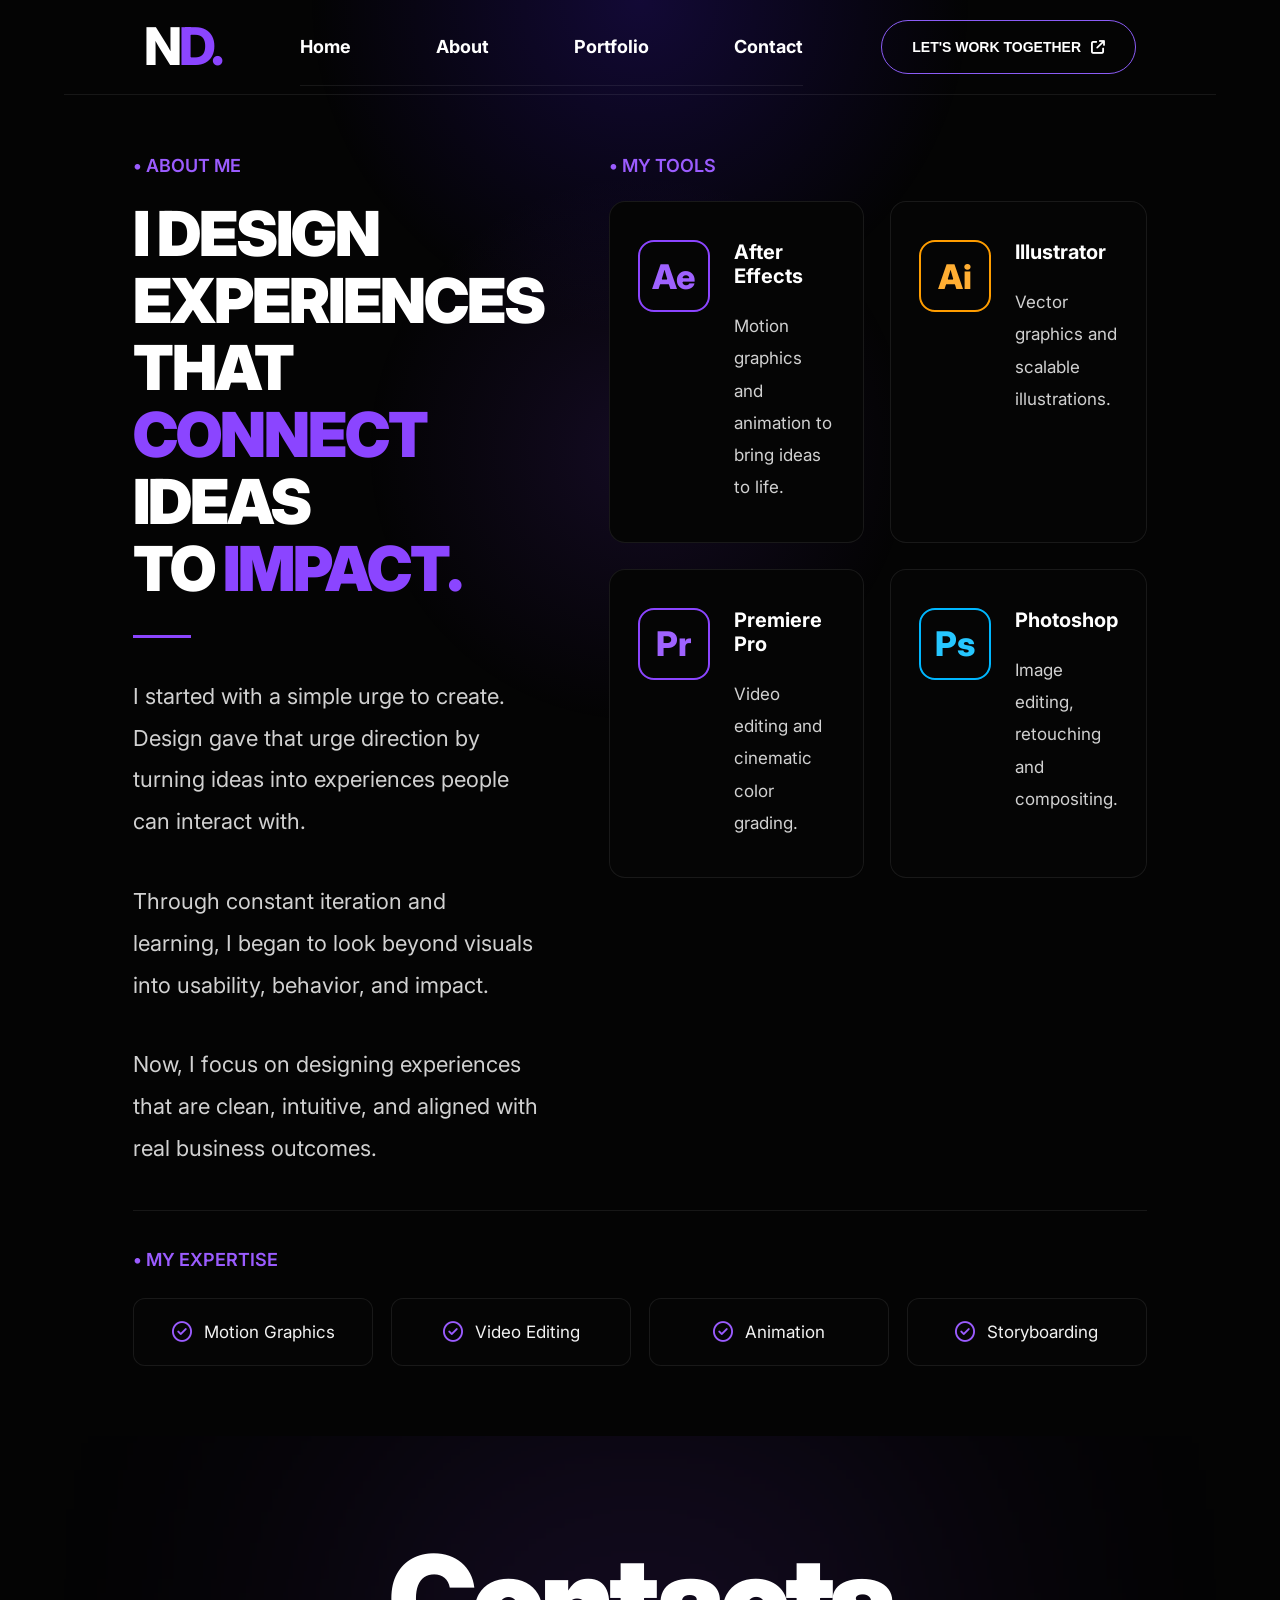
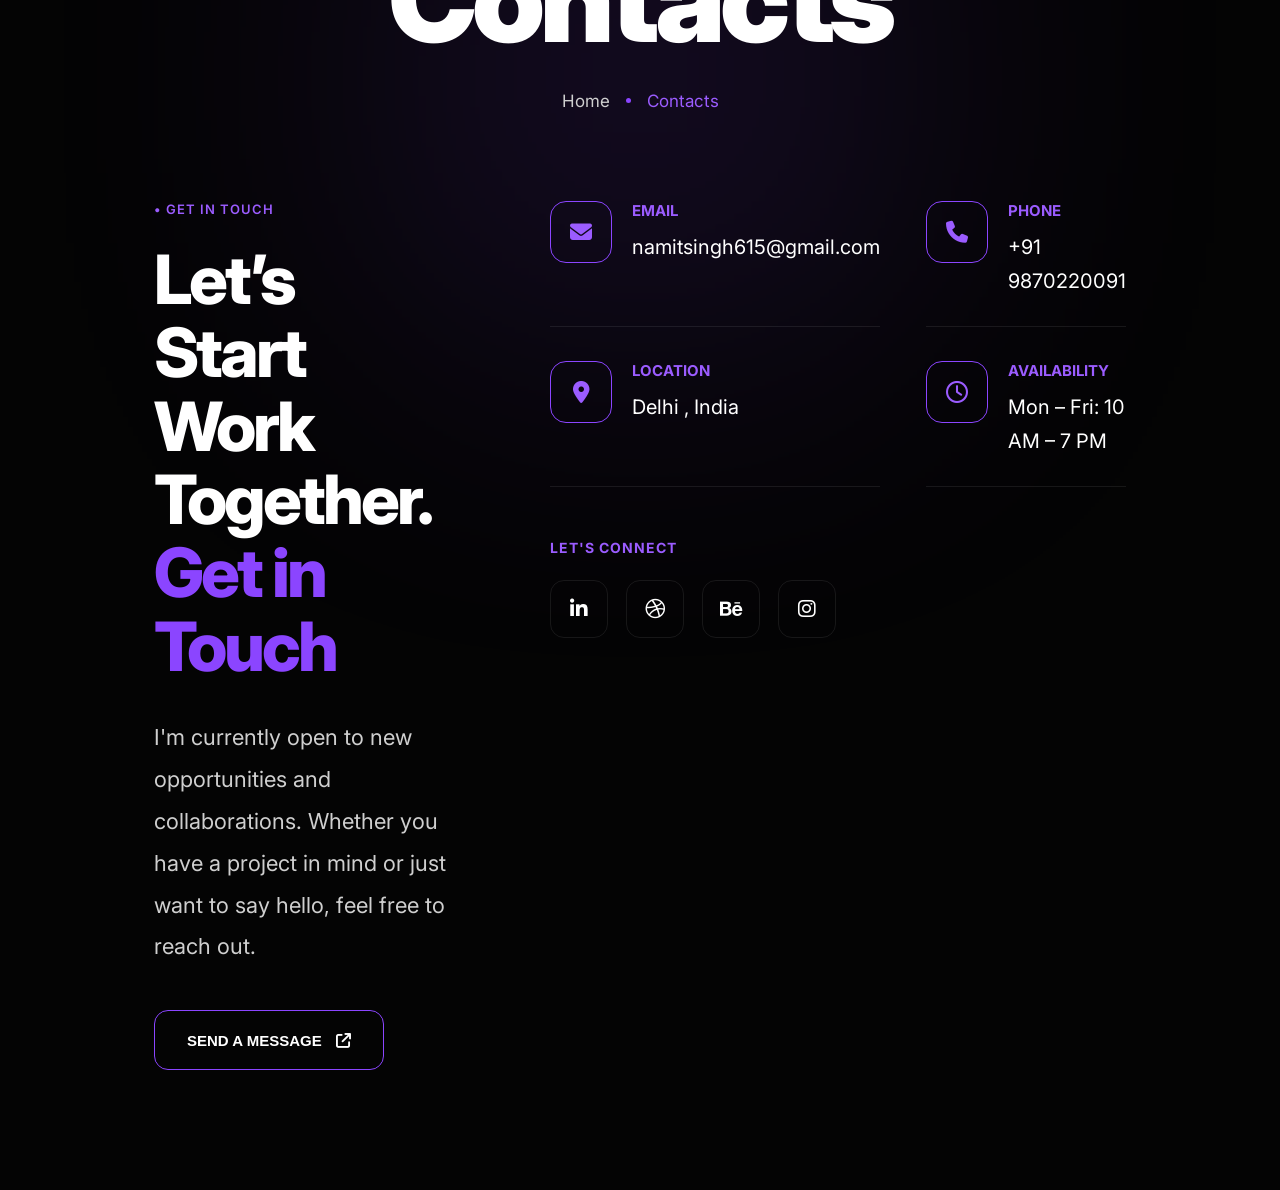
<file: index.html>
<!DOCTYPE html>
<html lang="en">

<head>
    <meta charset="UTF-8" />
    <meta name="viewport" content="width=device-width, initial-scale=1.0" />

    <title>ND Portfolio</title>

    <!-- GOOGLE FONT -->

    <link rel="preconnect" href="https://fonts.googleapis.com">
    <link rel="preconnect" href="https://fonts.gstatic.com" crossorigin>

    <link href="https://fonts.googleapis.com/css2?family=Inter:wght@300;400;500;600;700;800;900&display=swap"
        rel="stylesheet">

    <!-- FONT AWESOME -->

    <link rel="stylesheet" href="https://cdnjs.cloudflare.com/ajax/libs/font-awesome/6.5.1/css/all.min.css" />
    <link rel="stylesheet" href="CSS/Hero.css">

</head>

<body>

    <div class="container">

        <!-- NAVBAR -->

        <header class="navbar">

            <div class="logo">
                <span class="white">N</span><span class="purple">D.</span>
            </div>

            <nav>

                <a href="index.html">Home</a>

                <a href="About.html">About</a>

                <a href="Work.html">Portfolio</a>

                <a href="Contact.html">Contact</a>

            </nav>

            <button class="nav-btn">
                LET'S WORK TOGETHER
                <i class="fa-solid fa-arrow-up-right-from-square"></i>
            </button>

        </header>

        <!-- ABOUT -->

        <section class="about-section">

            <div class="about-left">

                <p class="section-tag">• ABOUT ME</p>

                <h1>
                    I DESIGN EXPERIENCES <br>
                    THAT <span>CONNECT</span> IDEAS <br>
                    TO <span>IMPACT.</span>
                </h1>

                <div class="line"></div>

                <div class="about-text">

                    <p>
                        I started with a simple urge to create. Design gave that
                        urge direction by turning ideas into experiences people can
                        interact with.
                    </p>

                    <p>
                        Through constant iteration and learning, I began to look
                        beyond visuals into usability, behavior, and impact.
                    </p>

                    <p>
                        Now, I focus on designing experiences that are clean,
                        intuitive, and aligned with real business outcomes.
                    </p>

                </div>

            </div>

            <!-- RIGHT -->

            <div class="about-right">

                <p class="section-tag">• MY TOOLS</p>

                <div class="tools-grid">

                    <div class="tool-card">
                        <div class="tool-icon purple-box">Ae</div>

                        <div class="tool-content">
                            <h3>After Effects</h3>
                            <p>Motion graphics and animation to bring ideas to life.</p>
                        </div>
                    </div>

                    <div class="tool-card">
                        <div class="tool-icon orange-box">Ai</div>

                        <div class="tool-content">
                            <h3>Illustrator</h3>
                            <p>Vector graphics and scalable illustrations.</p>
                        </div>
                    </div>

                    <div class="tool-card">
                        <div class="tool-icon purple-box">Pr</div>

                        <div class="tool-content">
                            <h3>Premiere Pro</h3>
                            <p>Video editing and cinematic color grading.</p>
                        </div>
                    </div>

                    <div class="tool-card">
                        <div class="tool-icon blue-box">Ps</div>

                        <div class="tool-content">
                            <h3>Photoshop</h3>
                            <p>Image editing, retouching and compositing.</p>
                        </div>
                    </div>

                </div>

            </div>

        </section>

        <!-- EXPERTISE -->

        <section class="expertise">

            <div class="expertise-line"></div>

            <p class="section-tag">• MY EXPERTISE</p>

            <div class="expertise-grid">

                <div class="expertise-box">
                    <i class="fa-regular fa-circle-check"></i>
                    <span>Motion Graphics</span>
                </div>

                <div class="expertise-box">
                    <i class="fa-regular fa-circle-check"></i>
                    <span>Video Editing</span>
                </div>

                <div class="expertise-box">
                    <i class="fa-regular fa-circle-check"></i>
                    <span>Animation</span>
                </div>

                <div class="expertise-box">
                    <i class="fa-regular fa-circle-check"></i>
                    <span>Storyboarding</span>
                </div>

            </div>

        </section>

        <section class="contact-section">

            <!-- GLOW -->

            <div class="contact-glow"></div>

            <!-- TOP -->

            <div class="top-content">

                <h1>Contacts</h1>

                <div class="breadcrumb">
                    <span>Home</span>
                    <div class="dot"></div>
                    <span class="active">Contacts</span>
                </div>

            </div>

            <!-- MAIN GRID -->

            <div class="contact-grid">

                <!-- LEFT -->

                <div class="left-side">

                    <p class="tag">• GET IN TOUCH</p>

                    <h2>
                        Let’s Start Work <br>
                        Together. <span>Get in Touch</span>
                    </h2>

                    <p class="description">
                        I'm currently open to new opportunities and collaborations.
                        Whether you have a project in mind or just want to say hello,
                        feel free to reach out.
                    </p>

                    <button class="message-btn">
                        SEND A MESSAGE
                        <i class="fa-solid fa-arrow-up-right-from-square"></i>
                    </button>

                </div>

                <!-- RIGHT -->

                <div class="right-side">

                    <div class="info-grid">

                        <!-- EMAIL -->

                        <div class="info-box">

                            <div class="icon-box">
                                <i class="fa-solid fa-envelope"></i>
                            </div>

                            <div class="info-content">
                                <h4>EMAIL</h4>
                                <p>namitsingh615@gmail.com</p>
                            </div>

                        </div>

                        <!-- PHONE -->

                        <div class="info-box">

                            <div class="icon-box">
                                <i class="fa-solid fa-phone"></i>
                            </div>

                            <div class="info-content">
                                <h4>PHONE</h4>
                                <p>+91 9870220091</p>
                            </div>

                        </div>

                        <!-- LOCATION -->

                        <div class="info-box">

                            <div class="icon-box">
                                <i class="fa-solid fa-location-dot"></i>
                            </div>

                            <div class="info-content">
                                <h4>LOCATION</h4>
                                <p>Delhi , India</p>
                            </div>

                        </div>

                        <!-- AVAILABILITY -->

                        <div class="info-box">

                            <div class="icon-box">
                                <i class="fa-regular fa-clock"></i>
                            </div>

                            <div class="info-content">
                                <h4>AVAILABILITY</h4>
                                <p>Mon – Fri: 10 AM – 7 PM</p>
                            </div>

                        </div>

                    </div>

                    <!-- SOCIAL -->

                    <div class="social-section">

                        <h5>LET'S CONNECT</h5>

                        <div class="social-icons">

                            <a href="#">
                                <i class="fa-brands fa-linkedin-in"></i>
                            </a>

                            <a href="#">
                                <i class="fa-brands fa-dribbble"></i>
                            </a>

                            <a href="#">
                                <i class="fa-brands fa-behance"></i>
                            </a>

                            <a href="#">
                                <i class="fa-brands fa-instagram"></i>
                            </a>

                        </div>

                    </div>

                </div>

            </div>

        </section>




    </div>

</body>

</html>
</file>
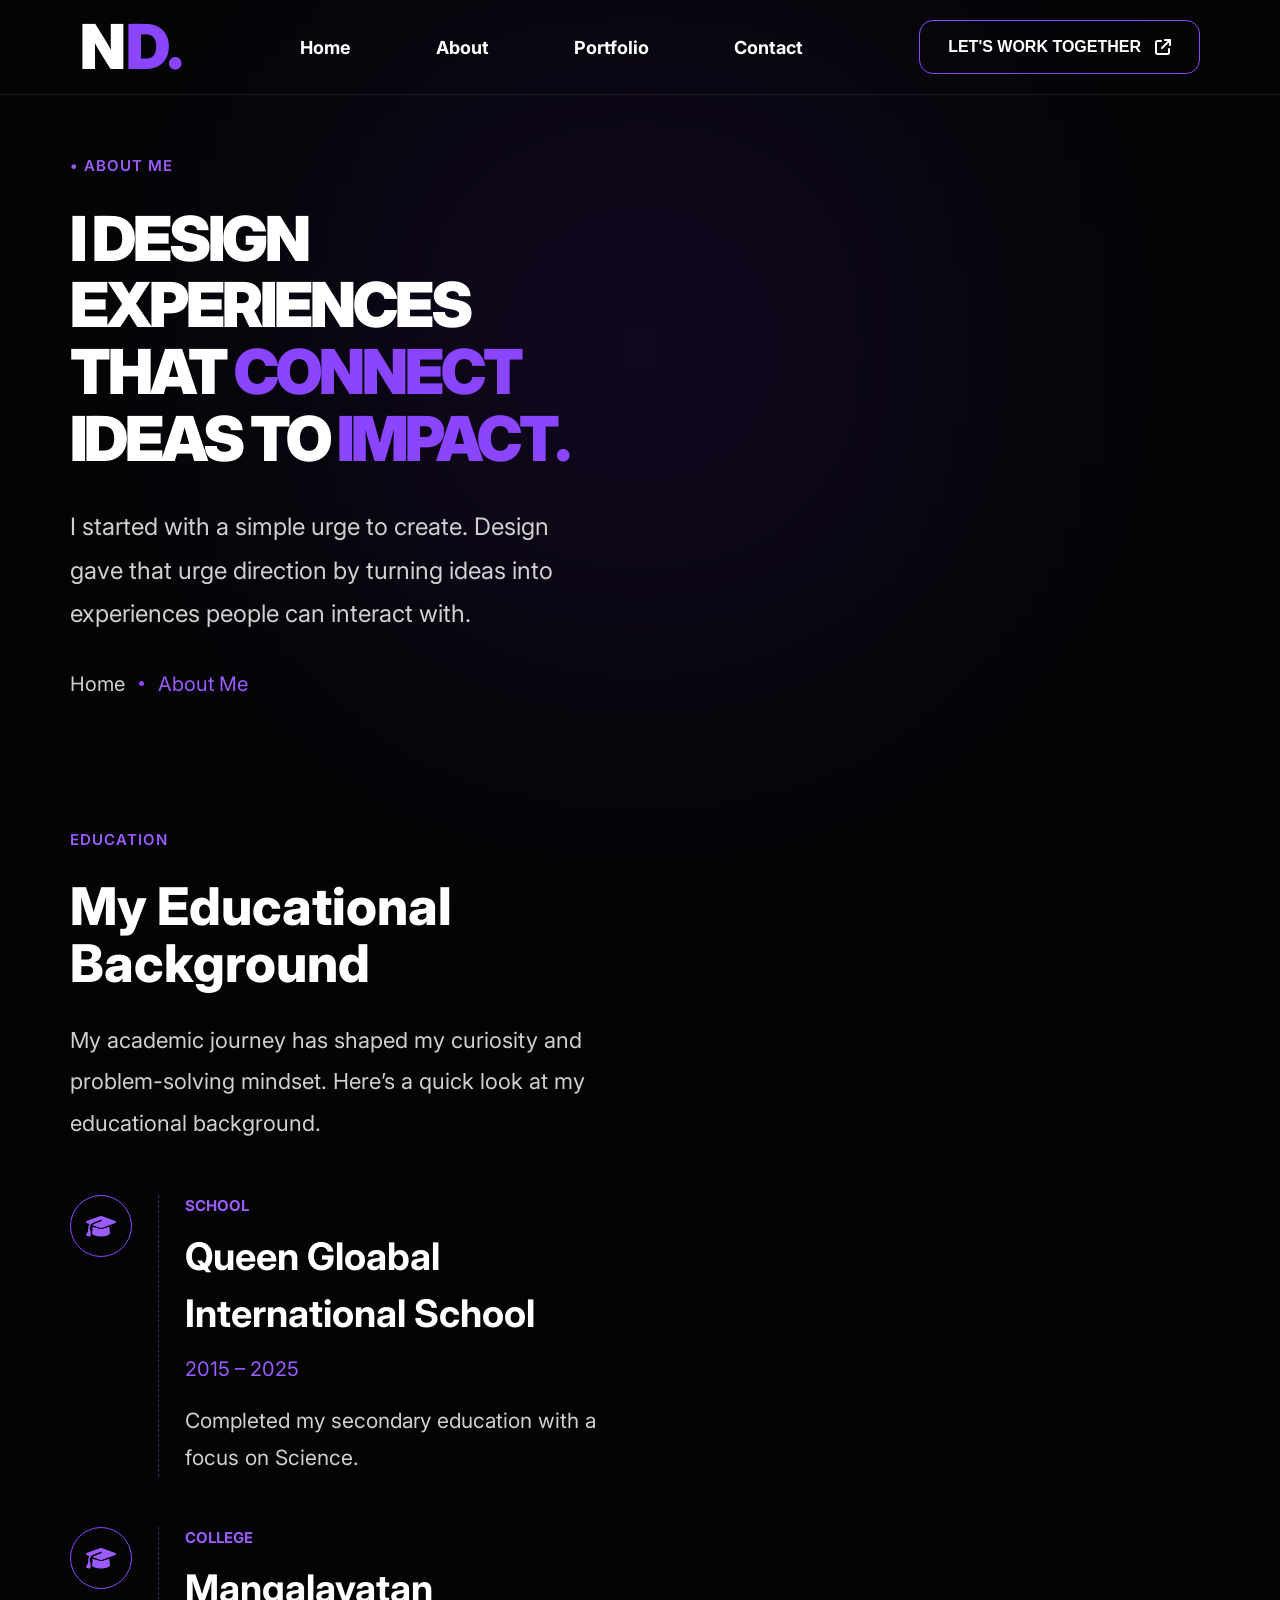
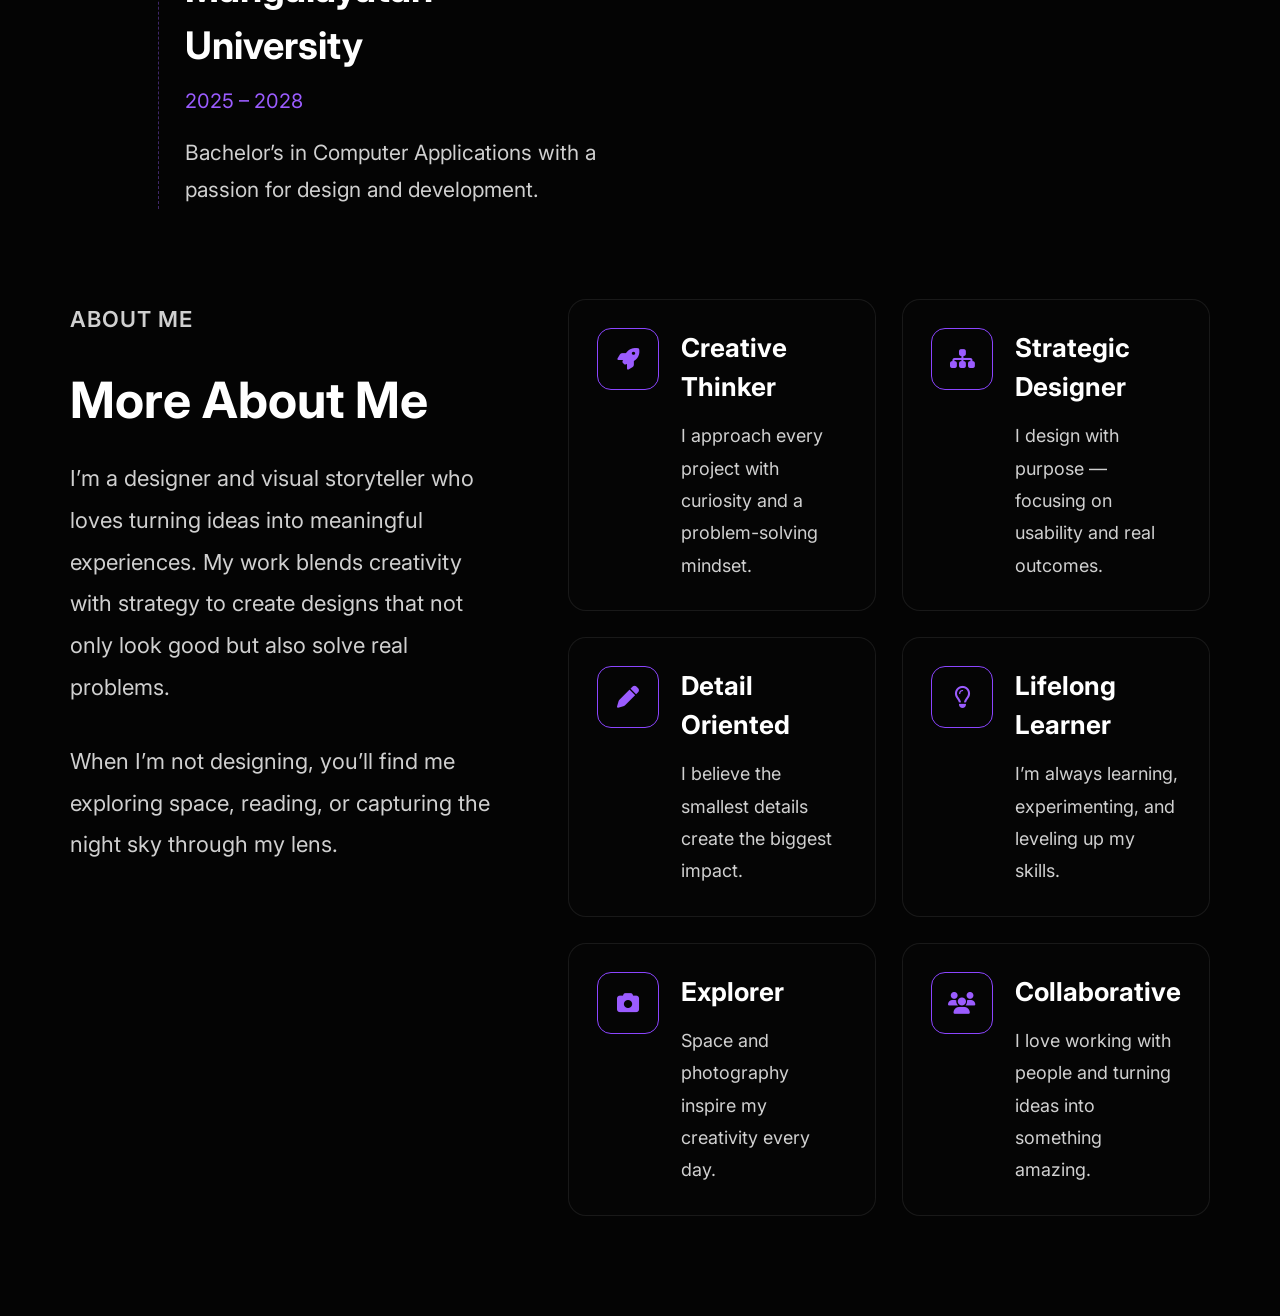
<file: About.html>
<!DOCTYPE html>
<html lang="en">

<head>
    <meta charset="UTF-8" />
    <meta name="viewport" content="width=device-width, initial-scale=1.0" />

    <title>About Me</title>

    <!-- GOOGLE FONT -->

    <link rel="preconnect" href="https://fonts.googleapis.com">
    <link rel="preconnect" href="https://fonts.gstatic.com" crossorigin>

    <link href="https://fonts.googleapis.com/css2?family=Inter:wght@300;400;500;600;700;800;900&display=swap"
        rel="stylesheet">

    <!-- FONT AWESOME -->

    <link rel="stylesheet" href="https://cdnjs.cloudflare.com/ajax/libs/font-awesome/6.5.1/css/all.min.css" />

    <link rel="stylesheet" href="CSS/About.css">

</head>

<body>

    <!-- ================= NAVBAR ================= -->


    <header class="navbar">

        <div class="logo">
            <span class="white">N</span><span class="purple">D.</span>
        </div>

        <nav>

            <a href="index.html">Home</a>

            <a href="About.html">About</a>

            <a href="Work.html">Portfolio</a>

            <a href="Contact.html">Contact</a>

        </nav>

        <button class="nav-btn">
            LET'S WORK TOGETHER
            <i class="fa-solid fa-arrow-up-right-from-square"></i>
        </button>

    </header>

    </header>

    <section class="about-page">

        <!-- ================= HERO ================= -->

        <div class="hero-section">

            <div class="hero-left">

                <p class="tag">• ABOUT ME</p>

                <h1>
                    I DESIGN EXPERIENCES
                    THAT <span>CONNECT</span> IDEAS
                    TO <span>IMPACT.</span>
                </h1>

                <p class="hero-text">
                    I started with a simple urge to create.
                    Design gave that urge direction by turning
                    ideas into experiences people can interact with.
                </p>

                <div class="breadcrumb">
                    <span>Home</span>
                    <div class="dot"></div>
                    <span class="active">About Me</span>
                </div>

            </div>

            <!-- RIGHT -->

            

        </div>

        <!-- ================= EDUCATION ================= -->

        <div class="education-section">

            <!-- LEFT -->


            <!-- RIGHT -->

            <div class="education-content">

                <p class="tag">EDUCATION</p>

                <h2>
                    My Educational
                    Background
                </h2>

                <p class="education-desc">
                    My academic journey has shaped my curiosity and
                    problem-solving mindset. Here’s a quick look
                    at my educational background.
                </p>

                <!-- TIMELINE -->

                <div class="timeline">

                    <!-- ITEM -->

                    <div class="timeline-item">

                        <div class="timeline-icon">
                            <i class="fa-solid fa-graduation-cap"></i>
                        </div>

                        <div class="timeline-content">

                            <span class="timeline-label">SCHOOL</span>

                            <h4>Queen Gloabal International School</h4>

                            <span class="year">2015 – 2025</span>

                            <p>
                                Completed my secondary education with
                                a focus on Science.
                            </p>

                        </div>

                    </div>

                    <!-- ITEM -->

                    <div class="timeline-item">

                        <div class="timeline-icon">
                            <i class="fa-solid fa-graduation-cap"></i>
                        </div>

                        <div class="timeline-content">

                            <span class="timeline-label">COLLEGE</span>

                            <h4>Mangalayatan University</h4>

                            <span class="year">2025 – 2028</span>

                            <p>
                                Bachelor’s in Computer Applications with
                                a passion for design and development.
                            </p>

                        </div>

                    </div>

                </div>

            </div>

        </div>

        <!-- ================= MORE ABOUT ================= -->

        <div class="more-about">

            <!-- LEFT -->

            <div class="more-left">

                <p class="tag">ABOUT ME</p>

                <h2>More About Me</h2>

                <p>
                    I’m a designer and visual storyteller who loves
                    turning ideas into meaningful experiences.
                    My work blends creativity with strategy to create
                    designs that not only look good but also solve
                    real problems.
                </p>

                <p>
                    When I’m not designing, you’ll find me exploring space,
                    reading, or capturing the night sky through my lens.
                </p>

            </div>

            <!-- RIGHT -->

            <div class="feature-grid">

                <!-- CARD -->

                <div class="feature-card">

                    <div class="feature-icon">
                        <i class="fa-solid fa-rocket"></i>
                    </div>

                    <div>
                        <h5>Creative Thinker</h5>
                        <p>
                            I approach every project with curiosity
                            and a problem-solving mindset.
                        </p>
                    </div>

                </div>

                <!-- CARD -->

                <div class="feature-card">

                    <div class="feature-icon">
                        <i class="fa-solid fa-sitemap"></i>
                    </div>

                    <div>
                        <h5>Strategic Designer</h5>
                        <p>
                            I design with purpose — focusing on
                            usability and real outcomes.
                        </p>
                    </div>

                </div>

                <!-- CARD -->

                <div class="feature-card">

                    <div class="feature-icon">
                        <i class="fa-solid fa-pen"></i>
                    </div>

                    <div>
                        <h5>Detail Oriented</h5>
                        <p>
                            I believe the smallest details create
                            the biggest impact.
                        </p>
                    </div>

                </div>

                <!-- CARD -->

                <div class="feature-card">

                    <div class="feature-icon">
                        <i class="fa-regular fa-lightbulb"></i>
                    </div>

                    <div>
                        <h5>Lifelong Learner</h5>
                        <p>
                            I’m always learning, experimenting,
                            and leveling up my skills.
                        </p>
                    </div>

                </div>

                <!-- CARD -->

                <div class="feature-card">

                    <div class="feature-icon">
                        <i class="fa-solid fa-camera"></i>
                    </div>

                    <div>
                        <h5>Explorer</h5>
                        <p>
                            Space and photography inspire my
                            creativity every day.
                        </p>
                    </div>

                </div>

                <!-- CARD -->

                <div class="feature-card">

                    <div class="feature-icon">
                        <i class="fa-solid fa-users"></i>
                    </div>

                    <div>
                        <h5>Collaborative</h5>
                        <p>
                            I love working with people and turning
                            ideas into something amazing.
                        </p>
                    </div>

                </div>

            </div>

        </div>

    </section>

</body>

</html>
</file>
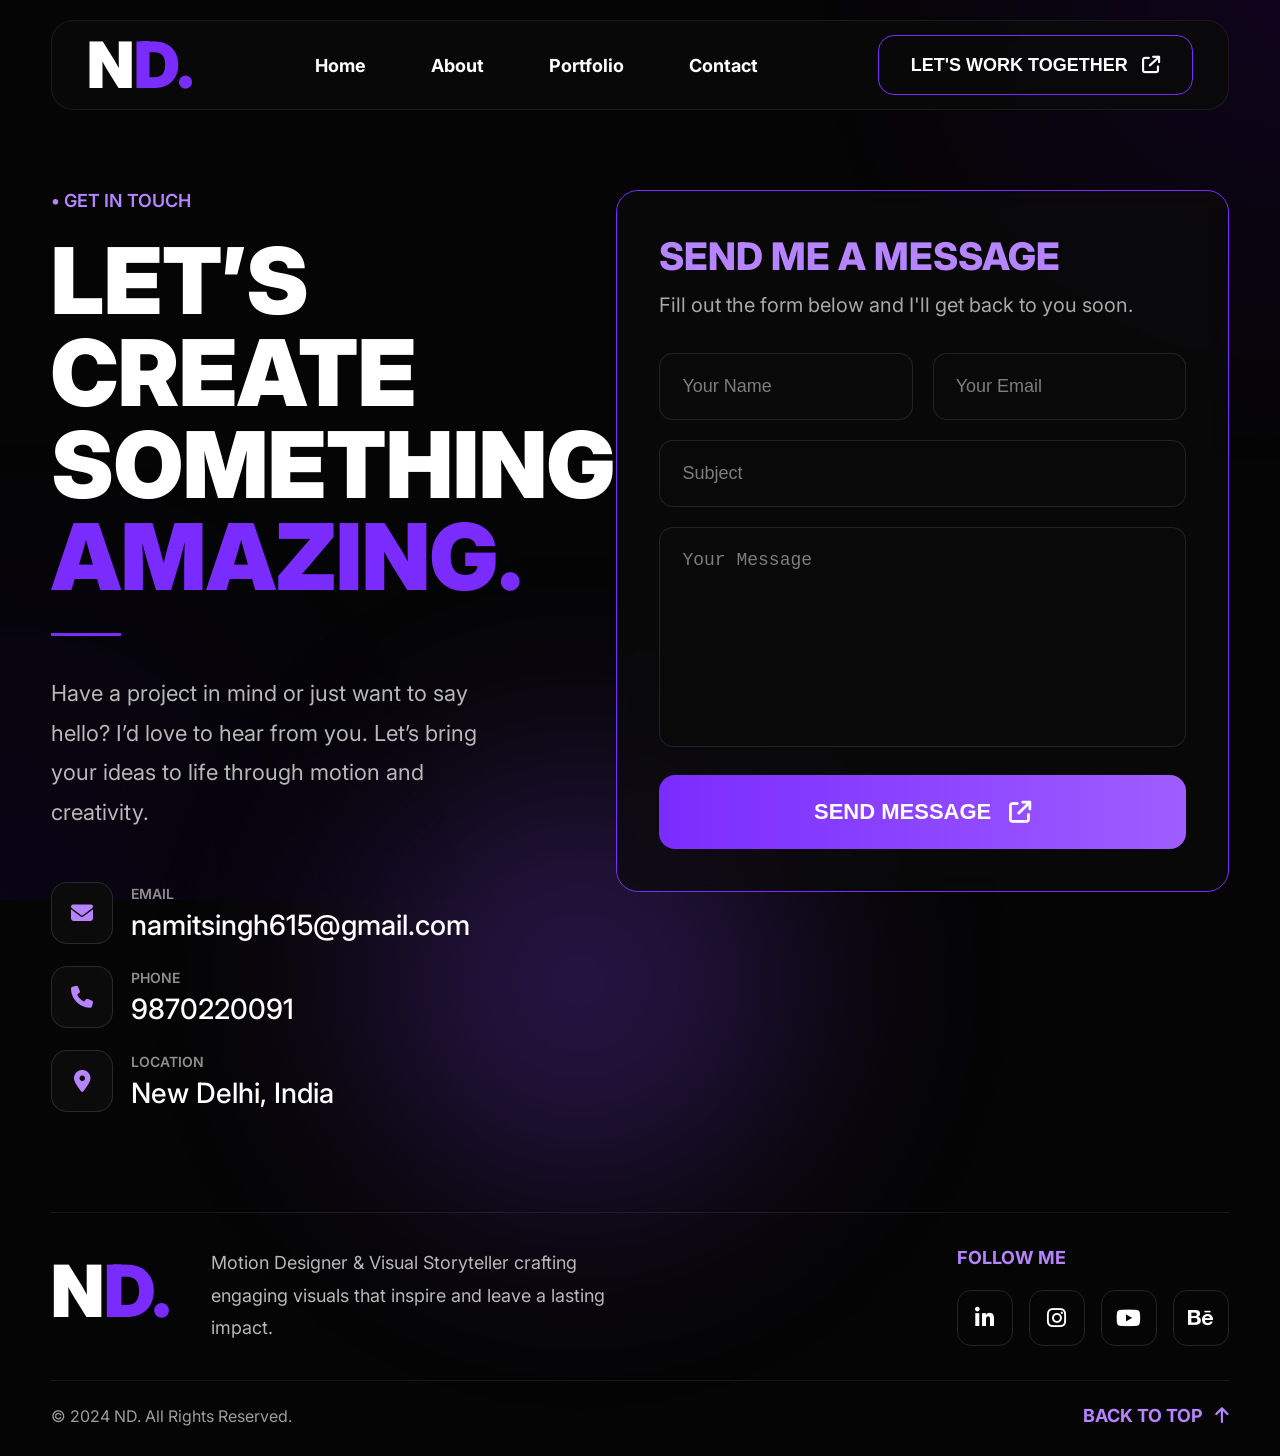
<file: Contact.html>
<!DOCTYPE html>
<html lang="en">

<head>

    <meta charset="UTF-8">
    <meta name="viewport" content="width=device-width, initial-scale=1.0">

    <title>Contact Section</title>

    <!-- CSS -->
   <link rel="stylesheet" href="CSS/Contact.css">

    <!-- FONT -->
    <link rel="preconnect" href="https://fonts.googleapis.com">
    <link rel="preconnect" href="https://fonts.gstatic.com" crossorigin>

    <link href="https://fonts.googleapis.com/css2?family=Inter:wght@300;400;500;600;700;800;900&display=swap"
        rel="stylesheet">

    <!-- ICONS -->
    <link rel="stylesheet"
        href="https://cdnjs.cloudflare.com/ajax/libs/font-awesome/6.5.1/css/all.min.css">

</head>

        <!-- NAVBAR -->

        <header class="navbar">

            <div class="logo">
                <span class="white">N</span><span class="purple">D.</span>
            </div>

            <nav>

                <a href="index.html">Home</a>

                <a href="About.html">About</a>

                <a href="Work.html">Portfolio</a>

                <a href="Contact.html">Contact</a>

            </nav>

            <button class="nav-btn">
                LET'S WORK TOGETHER
                <i class="fa-solid fa-arrow-up-right-from-square"></i>
            </button>

        </header>
<body>

    <!-- ================= CONTACT ================= -->

    <section class="contact-section">

        <!-- LEFT -->

        <div class="contact-left">

            <p class="section-tag">
                • GET IN TOUCH
            </p>

            <h1>
                LET’S CREATE <br>
                SOMETHING <br>
                <span>AMAZING.</span>
            </h1>

            <div class="line"></div>

            <p class="contact-description">
                Have a project in mind or just want to say hello?
                I’d love to hear from you. Let’s bring your ideas to life
                through motion and creativity.
            </p>

            <!-- CONTACT ITEMS -->

            <div class="contact-items">

                <!-- EMAIL -->

                <div class="contact-item">

                    <div class="contact-icon">
                        <i class="fa-solid fa-envelope"></i>
                    </div>

                    <div class="contact-info">

                        <span>EMAIL</span>

                        <h4>namitsingh615@gmail.com</h4>

                    </div>

                </div>

                <!-- PHONE -->

                <div class="contact-item">

                    <div class="contact-icon">
                        <i class="fa-solid fa-phone"></i>
                    </div>

                    <div class="contact-info">

                        <span>PHONE</span>

                        <h4>9870220091</h4>

                    </div>

                </div>

                <!-- LOCATION -->

                <div class="contact-item">

                    <div class="contact-icon">
                        <i class="fa-solid fa-location-dot"></i>
                    </div>

                    <div class="contact-info">

                        <span>LOCATION</span>

                        <h4>New Delhi, India</h4>

                    </div>

                </div>

            </div>

        </div>

        <!-- RIGHT -->

        <div class="contact-right">

            <div class="contact-form">

                <h3>
                    SEND ME A MESSAGE
                </h3>

                <p>
                    Fill out the form below and I'll get back to you soon.
                </p>

                <!-- FORM -->

                <form>

                    <div class="input-row">

                        <input type="text" placeholder="Your Name">

                        <input type="email" placeholder="Your Email">

                    </div>

                    <input type="text" placeholder="Subject">

                    <textarea placeholder="Your Message"></textarea>

                    <button type="submit">

                        SEND MESSAGE

                        <i class="fa-solid fa-arrow-up-right-from-square"></i>

                    </button>

                </form>

            </div>

        </div>

    </section>

    <!-- ================= FOOTER ================= -->

    <footer class="footer">

        <div class="footer-top">

            <!-- LOGO -->

            <div class="footer-left">

                <div class="footer-logo">
                    <span class="white">N</span><span class="purple">D.</span>
                </div>

                <p>
                    Motion Designer & Visual Storyteller crafting
                    engaging visuals that inspire and leave
                    a lasting impact.
                </p>

            </div>

            <!-- SOCIAL -->

            <div class="footer-social">

                <h5>FOLLOW ME</h5>

                <div class="social-icons">

                    <a href="#">
                        <i class="fa-brands fa-linkedin-in"></i>
                    </a>

                    <a href="#">
                        <i class="fa-brands fa-instagram"></i>
                    </a>

                    <a href="#">
                        <i class="fa-brands fa-youtube"></i>
                    </a>

                    <a href="#">
                        <i class="fa-brands fa-behance"></i>
                    </a>

                </div>

            </div>

        </div>

        <!-- BOTTOM -->

        <div class="footer-bottom">

            <p>
                © 2024 ND. All Rights Reserved.
            </p>

            <a href="#">
                BACK TO TOP
                <i class="fa-solid fa-arrow-up"></i>
            </a>

        </div>

    </footer>

</body>

</html>
</file>
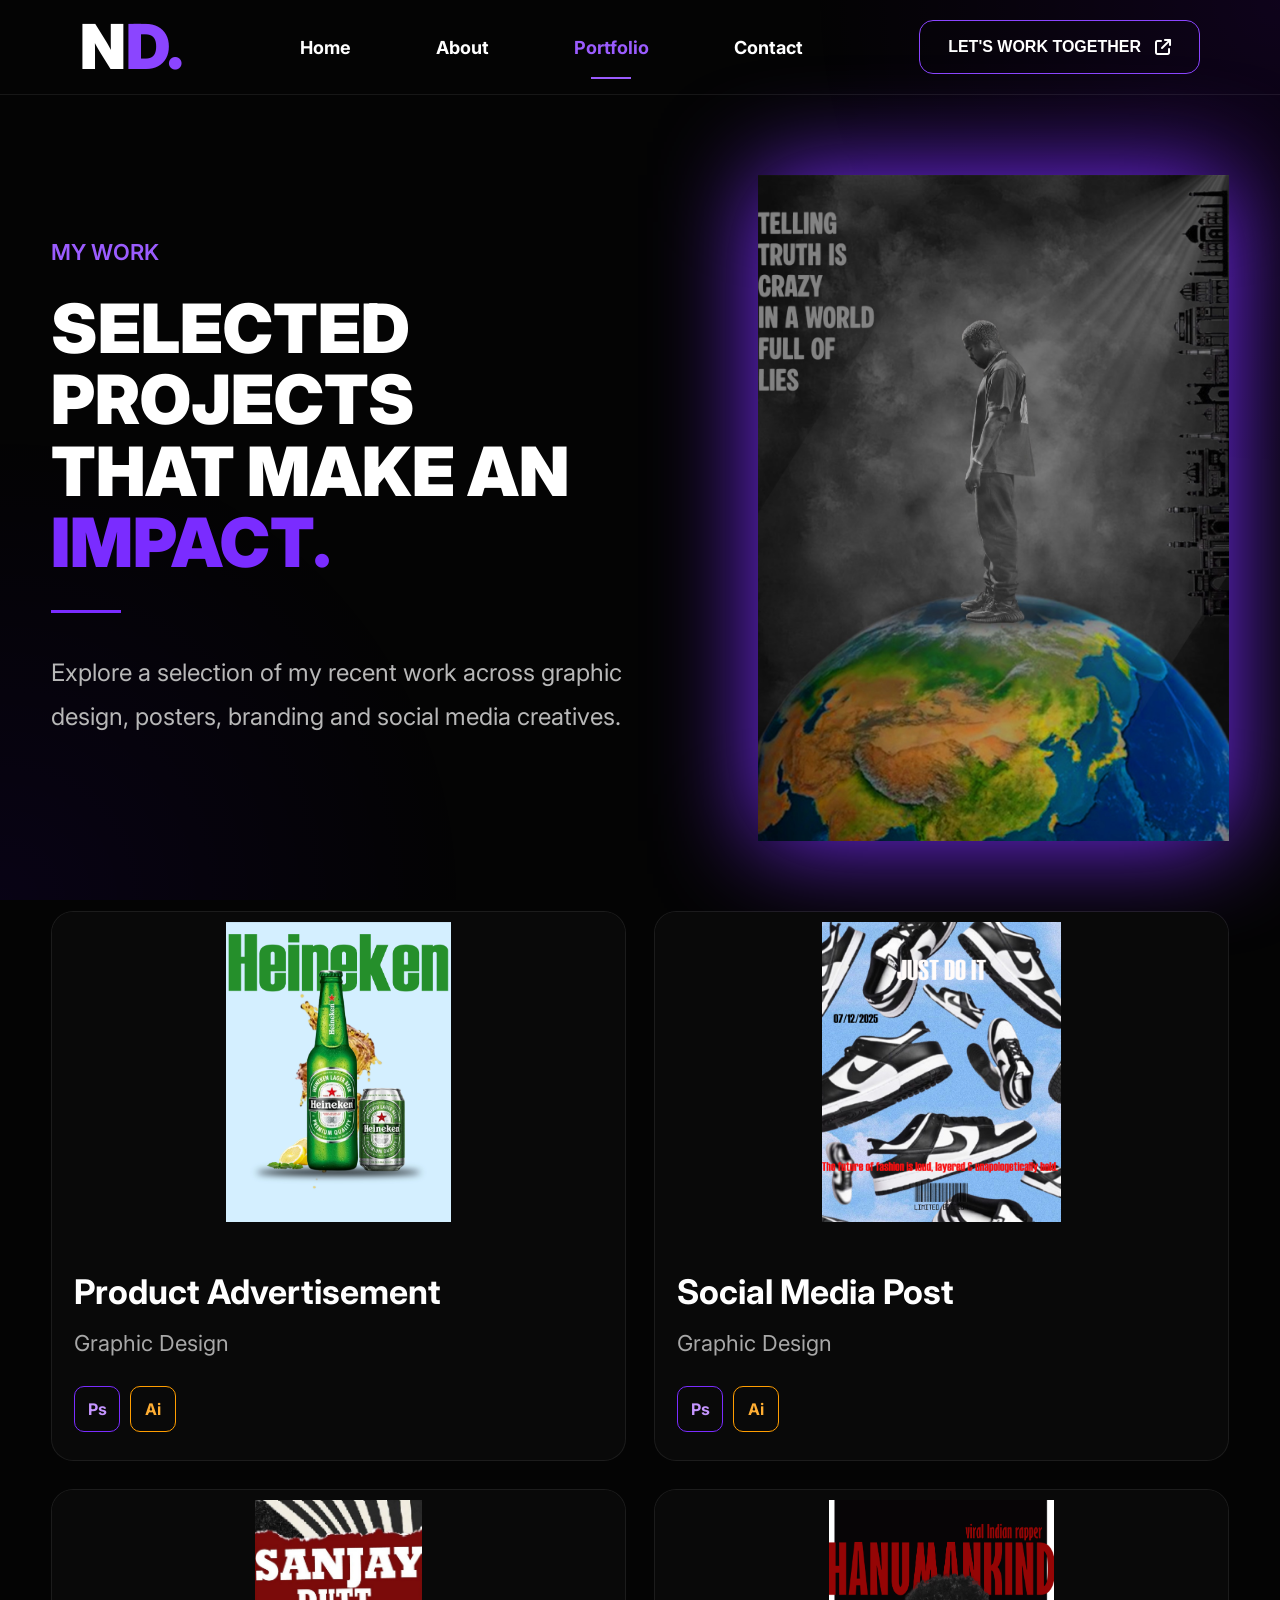
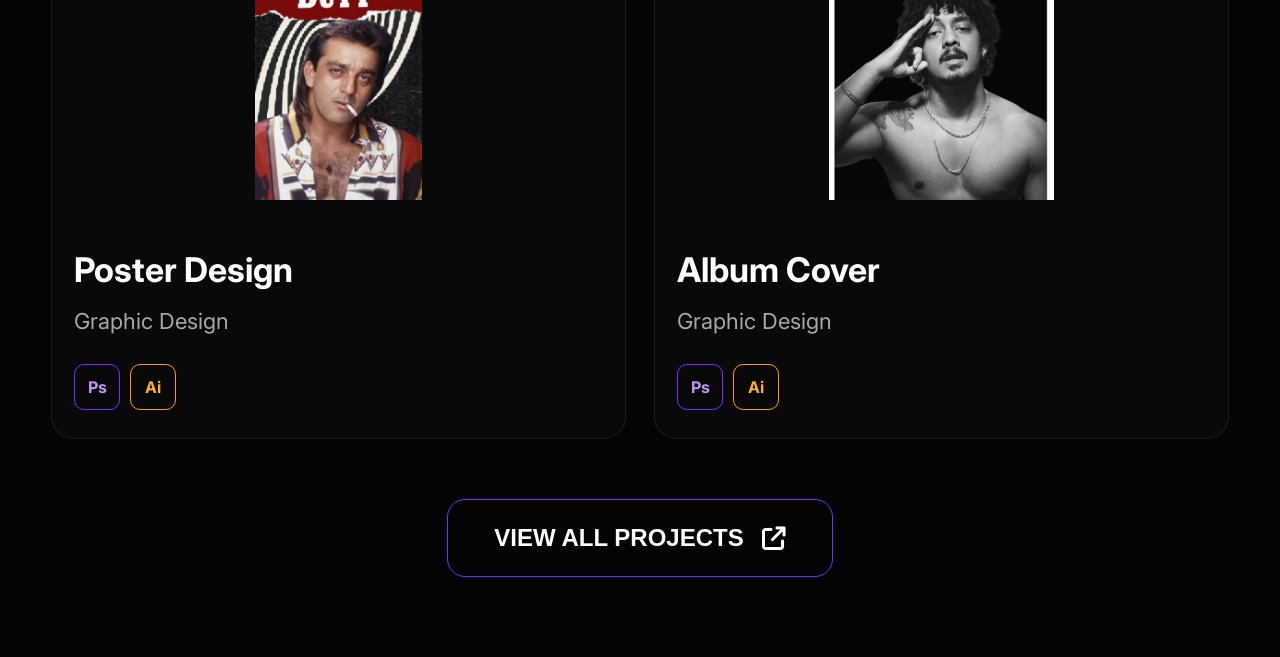
<file: Work.html>
<!DOCTYPE html>
<html lang="en">

<head>
    <meta charset="UTF-8">
    <meta name="viewport" content="width=device-width, initial-scale=1.0">

    <title>Portfolio Work  Section</title>

    <!-- CSS -->
    <link rel="stylesheet" href="CSS/Work.css">

    <!-- Google Font -->
    <link rel="preconnect" href="https://fonts.googleapis.com">
    <link rel="preconnect" href="https://fonts.gstatic.com" crossorigin>

    <link href="https://fonts.googleapis.com/css2?family=Inter:wght@300;400;500;600;700;800;900&display=swap"
        rel="stylesheet">

    <!-- Font Awesome -->
    <link rel="stylesheet" href="https://cdnjs.cloudflare.com/ajax/libs/font-awesome/6.5.1/css/all.min.css">
</head>

<body>

    <!-- ================= NAVBAR ================= -->

    <header class="navbar">

        <div class="logo">
            <span class="white">N</span><span class="purple">D.</span>
        </div>

        <nav>

            <a href="index.html">Home</a>

            <a href="About.html">About</a>

            <a href="Work.html" class="active">Portfolio</a>

            <a href="Contact.html">Contact</a>

        </nav>

        <button class="nav-btn">

            LET'S WORK TOGETHER

            <i class="fa-solid fa-arrow-up-right-from-square"></i>

        </button>

    </header>

    <!-- ================= WORK SECTION ================= -->

    <section class="work-section">

        <!-- TOP -->

        <div class="work-top">

            <!-- LEFT -->

            <div class="work-left">

                <p class="section-tag">
                    MY WORK
                </p>

                <h1>
                    SELECTED PROJECTS <br>
                    THAT MAKE AN <span>IMPACT.</span>
                </h1>

                <div class="line"></div>

                <p class="work-description">
                    Explore a selection of my recent work across
                    graphic design, posters, branding and social media creatives.
                </p>

                <!-- FILTERS -->

                

            </div>

            <!-- RIGHT -->

            <div class="work-right">

                <img src="Images/Ye Poster.jpeg" alt="Featured Poster">

            </div>

        </div>

        <!-- ================= PROJECT CARDS ================= -->

        <div class="projects-grid">

            <!-- CARD 1 -->

            <div class="project-card">

                <div class="project-image">

                    <img src="Images/Heineken beer.jpg" alt="Heineken Design">

                </div>

                <div class="project-content">

                    <h3>Product Advertisement</h3>

                    <p>Graphic Design</p>

                    <div class="project-tools">

                        <span class="blue">
                            Ps
                        </span>

                        <span class="orange">
                            Ai
                        </span>

                    </div>

                </div>

            </div>

            <!-- CARD 2 -->

            <div class="project-card">

                <div class="project-image">

                    <img src="Images/NIKE.jpg" alt="Nike Design">

                </div>

                <div class="project-content">

                    <h3>Social Media Post</h3>

                    <p>Graphic Design</p>

                    <div class="project-tools">

                        <span class="blue">
                            Ps
                        </span>

                        <span class="orange">
                            Ai
                        </span>

                    </div>

                </div>

            </div>

            <!-- CARD 3 -->

            <div class="project-card">

                <div class="project-image">

                    <img src="Images/SANJAY DUTT POSTER.jpg" alt="Poster Design">

                </div>

                <div class="project-content">

                    <h3>Poster Design</h3>

                    <p>Graphic Design</p>

                    <div class="project-tools">

                        <span class="blue">
                            Ps
                        </span>

                        <span class="orange">
                            Ai
                        </span>

                    </div>

                </div>

            </div>

            <!-- CARD 4 -->

            <div class="project-card">

                <div class="project-image">

                    <img src="Images/HANUMANKIND 1.jpg" alt="Album Cover">

                </div>

                <div class="project-content">

                    <h3>Album Cover</h3>

                    <p>Graphic Design</p>

                    <div class="project-tools">

                        <span class="blue">
                            Ps
                        </span>

                        <span class="orange">
                            Ai
                        </span>

                    </div>

                </div>

            </div>

        </div>

        <!-- ================= BUTTON ================= -->

        <div class="view-all">

            <button>

                VIEW ALL PROJECTS

                <i class="fa-solid fa-arrow-up-right-from-square"></i>

            </button>

        </div>

    </section>

</body>

</html>
</file>
<file: CSS/Hero.css>
* {
    margin: 0;
    padding: 0;
    box-sizing: border-box;
}

body {
    background: #040404;
    color: #ffffff;
    font-family: 'Inter', sans-serif;
    overflow-x: hidden;
}

/* ================= BACKGROUND ================= */

body::before {
    content: '';
    position: fixed;
    inset: 0;

    background:
        radial-gradient(circle at top right, #7a2cff12, transparent 30%),
        radial-gradient(circle at bottom left, #7a2cff0d, transparent 30%);

    z-index: -1;
}

/* ================= NAVBAR ================= */

.navbar {
    width: 100%;
    height: 95px;

    border-bottom: 1px solid rgba(255, 255, 255, 0.08);

    display: flex;
    align-items: center;
    justify-content: space-between;

    padding: 0 80px;
}


.logo {
    font-size: 62px;
    font-weight: 900;
    line-height: 1;
}

.logo .white {
    color: #ffffff;
}

.logo .purple {
    color: #8b45ff;
}

nav {
    display: flex;
    gap: 85px;
}

nav a {
    text-decoration: none;
    color: #ffffff;
    font-size: 18px;
    font-weight: 700;
    position: relative;
}

nav a.active {
    color: #9b5cff;
}

nav a.active::after {
    content: '';
    position: absolute;

    width: 40px;
    height: 2px;

    background: #9b5cff;

    left: 50%;
    transform: translateX(-50%);

    bottom: -18px;
}

.nav-btn {
    height: 54px;
    padding: 0 28px;

    border: 1px solid #8b45ff;
    border-radius: 14px;

    background: transparent;
    color: #ffffff;

    font-size: 16px;
    font-weight: 700;

    display: flex;
    align-items: center;
    gap: 14px;

    cursor: pointer;
}

/* ================= ABOUT SECTION ================= */

.about-section {
    width: 88%;
    margin: 60px auto 0;

    display: flex;
    justify-content: space-between;
    gap: 70px;
}

/* LEFT */

.about-left {
    width: 40%;
}

.section-tag {
    color: #9b5cff;
    font-size: 18px;
    font-weight: 600;
    margin-bottom: 25px;
}

.about-left h1 {
    font-size: 76px;
    line-height: 1.08;
    font-weight: 900;
    letter-spacing: -2px;
}

.about-left h1 span {
    color: #8b45ff;
}

.line {
    width: 58px;
    height: 3px;

    background: #8b45ff;

    margin: 32px 0 38px;
}

.about-text {
    display: flex;
    flex-direction: column;
    gap: 38px;
}

.about-text p {
    color: #d1d1d1;
    font-size: 22px;
    line-height: 1.9;
    max-width: 640px;
}

/* RIGHT */

.about-right {
    width: 56%;
}

.tools-grid {
    display: grid;
    grid-template-columns: repeat(3, 1fr);
    gap: 26px;
}

.tool-card {
    min-height: 285px;

    border: 1px solid rgba(255, 255, 255, 0.08);
    border-radius: 16px;

    padding: 38px 28px;

    display: flex;
    align-items: flex-start;
    gap: 24px;

    background: #050505;
}

.tool-icon {
    width: 72px;
    height: 72px;

    border-radius: 16px;

    display: flex;
    align-items: center;
    justify-content: center;

    font-size: 34px;
    font-weight: 800;

    flex-shrink: 0;
}

.purple-box {
    border: 2px solid #8b45ff;
    color: #9f62ff;
}

.orange-box {
    border: 2px solid #ff9d00;
    color: #ffae33;
}

.blue-box {
    border: 2px solid #00b7ff;
    color: #26c7ff;
}

.tool-content h3 {
    font-size: 20px;
    font-weight: 700;
    margin-bottom: 22px;
}

.tool-content p {
    color: #d1d1d1;
    font-size: 17px;
    line-height: 1.9;
}

/* ================= EXPERTISE ================= */

.expertise {
    width: 88%;
    margin: 40px auto 70px;
}

.expertise-line {
    width: 100%;
    height: 1px;

    background: rgba(255, 255, 255, 0.08);

    margin-bottom: 38px;
}

.expertise-grid {
    display: grid;
    grid-template-columns: repeat(8, 1fr);
    gap: 18px;
    margin-top: 28px;
}

.expertise-box {
    height: 68px;

    border: 1px solid rgba(255, 255, 255, 0.08);
    border-radius: 12px;

    display: flex;
    align-items: center;
    justify-content: center;
    gap: 12px;

    background: #050505;
}

.expertise-box i {
    color: #9b5cff;
    font-size: 20px;
}

.expertise-box span {
    font-size: 17px;
    color: #f2f2f2;
    white-space: nowrap;
}

/* ================= RESPONSIVE ================= */

@media(max-width:1600px) {

    .about-left h1 {
        font-size: 62px;
    }

    .tools-grid {
        grid-template-columns: repeat(2, 1fr);
    }

    .expertise-grid {
        grid-template-columns: repeat(4, 1fr);
    }
}

@media(max-width:1100px) {

    nav {
        display: none;
    }

    .about-section {
        flex-direction: column;
    }

    .about-left,
    .about-right {
        width: 100%;
    }

    .tools-grid {
        grid-template-columns: 1fr;
    }

    .expertise-grid {
        grid-template-columns: repeat(2, 1fr);
    }

    .about-left h1 {
        font-size: 52px;
    }
}

@media(max-width:700px) {

    .navbar {
        padding: 0 24px;
    }

    .nav-btn {
        display: none;
    }

    .logo {
        font-size: 48px;
    }

    .about-left h1 {
        font-size: 40px;
    }

    .about-text p {
        font-size: 18px;
    }

    .expertise-grid {
        grid-template-columns: 1fr;
    }
}

* {
    margin: 0;
    padding: 0;
    box-sizing: border-box;
}

body {
    font-family: 'Inter', sans-serif;
    background: #050505;
    color: #fff;
    overflow-x: hidden;
}

body::before {
    content: '';
    position: fixed;
    inset: 0;
    background:
        radial-gradient(circle at top, #4d1fff33 0%, transparent 30%),
        radial-gradient(circle at center, #7c3aed22 0%, transparent 35%);
    z-index: -1;
}

.container {
    width: 90%;
    max-width: 1400px;
    margin: auto;
}

/* ================= NAVBAR ================= */

nav {
    display: flex;
    justify-content: space-between;
    align-items: center;
    padding: 28px 0;
    border-bottom: 1px solid rgba(255, 255, 255, 0.08);
}

.logo {
    font-size: 52px;
    font-weight: 800;
    color: #7c3aed;
    letter-spacing: -3px;
}

.logo span {
    color: #fff;
}

.nav-links {
    display: flex;
    gap: 60px;
    list-style: none;
}

.nav-links a {
    text-decoration: none;
    color: #fff;
    font-size: 15px;
    font-weight: 500;
    transition: 0.3s;
}

.nav-links a:hover,
.nav-links .active {
    color: #8b5cf6;
}

.nav-btn {
    padding: 16px 30px;
    border: 1px solid #8b5cf6;
    border-radius: 50px;
    text-decoration: none;
    color: #fff;
    font-size: 14px;
    font-weight: 600;
    display: flex;
    align-items: center;
    gap: 10px;
    transition: 0.3s;
}

.nav-btn:hover {
    background: #8b5cf6;
}

/* ================= HERO ================= */

.hero {
    padding: 90px 0 80px;
    text-align: center;
    position: relative;
}

.hero-glow {
    width: 350px;
    height: 350px;
    background: #7c3aed;
    filter: blur(180px);
    opacity: 0.35;
    position: absolute;
    top: 0;
    left: 50%;
    transform: translateX(-50%);
    z-index: -1;
}

.hero h1 {
    font-size: 120px;
    font-weight: 800;
    line-height: 1;
    letter-spacing: -5px;
}

.breadcrumb {
    margin-top: 20px;
    display: flex;
    justify-content: center;
    gap: 14px;
    color: #a1a1aa;
    font-size: 15px;
}

.breadcrumb span {
    color: #8b5cf6;
}


body{
  background:#040404;
  color:#ffffff;
  font-family:'Inter',sans-serif;
  overflow-x:hidden;
}

/* ================= SECTION ================= */

.contact-section{
  width:100%;
  min-height:100vh;
  padding:90px 90px 120px;
  position:relative;
  overflow:hidden;
}

/* ================= GLOW ================= */

.contact-glow{
  width:420px;
  height:420px;

  position:absolute;
  top:30px;
  left:50%;
  transform:translateX(-50%);

  background:#8b45ff;
  opacity:0.22;

  filter:blur(170px);

  z-index:-1;
}

/* ================= TOP ================= */

.top-content{
  text-align:center;
  margin-bottom:90px;
}

.top-content h1{
  font-size:120px;
  font-weight:900;
  letter-spacing:-5px;
  margin-bottom:20px;
}

.breadcrumb{
  display:flex;
  align-items:center;
  justify-content:center;
  gap:16px;
}

.breadcrumb span{
  color:#cfcfcf;
  font-size:17px;
}

.breadcrumb .active{
  color:#9b5cff;
}

.dot{
  width:5px;
  height:5px;
  border-radius:50%;
  background:#8b45ff;
}

/* ================= GRID ================= */

.contact-grid{
  display:grid;
  grid-template-columns:1fr 1fr;
  gap:100px;
  align-items:flex-start;
}

/* ================= LEFT ================= */

.tag{
  color:#9b5cff;
  font-size:13px;
  font-weight:600;
  letter-spacing:1px;
  margin-bottom:26px;
}

.left-side h2{
  font-size:68px;
  line-height:1.08;
  font-weight:800;
  letter-spacing:-3px;
  margin-bottom:34px;
}

.left-side h2 span{
  color:#8b45ff;
}

.description{
  max-width:620px;

  color:#cfcfcf;
  font-size:22px;
  line-height:1.9;

  margin-bottom:42px;
}

.message-btn{
  height:60px;
  padding:0 32px;

  border:1px solid #8b45ff;
  border-radius:14px;

  background:transparent;
  color:#ffffff;

  font-size:15px;
  font-weight:700;

  display:flex;
  align-items:center;
  gap:14px;

  cursor:pointer;
  transition:0.3s;
}

.message-btn:hover{
  background:#8b45ff;
}

/* ================= RIGHT ================= */

.info-grid{
  display:grid;
  grid-template-columns:1fr 1fr;
  gap:34px 46px;
}

.info-box{
  display:flex;
  gap:20px;

  padding-bottom:28px;

  border-bottom:1px solid rgba(255,255,255,0.08);
}

.icon-box{
  width:62px;
  height:62px;

  border:1px solid #8b45ff;
  border-radius:16px;

  display:flex;
  align-items:center;
  justify-content:center;

  color:#9b5cff;
  font-size:22px;

  flex-shrink:0;
}

.info-content h4{
  color:#9b5cff;
  font-size:15px;
  font-weight:700;
  margin-bottom:10px;
}

.info-content p{
  color:#ffffff;
  font-size:20px;
  line-height:1.7;
}

/* ================= SOCIAL ================= */

.social-section{
  margin-top:52px;
}

.social-section h5{
  color:#9b5cff;
  font-size:14px;
  font-weight:700;
  letter-spacing:1px;
  margin-bottom:24px;
}

.social-icons{
  display:flex;
  gap:18px;
}

.social-icons a{
  width:58px;
  height:58px;

  border:1px solid rgba(255,255,255,0.08);
  border-radius:14px;

  display:flex;
  align-items:center;
  justify-content:center;

  color:#ffffff;
  text-decoration:none;

  font-size:20px;

  transition:0.3s;
}

.social-icons a:hover{
  border-color:#8b45ff;
  color:#8b45ff;
  transform:translateY(-4px);
}

/* ================= RESPONSIVE ================= */

@media(max-width:1200px){

  .top-content h1{
    font-size:90px;
  }

  .left-side h2{
    font-size:52px;
  }

  .description{
    font-size:20px;
  }
}

@media(max-width:992px){

  .contact-grid{
    grid-template-columns:1fr;
    gap:80px;
  }

  .info-grid{
    grid-template-columns:1fr;
  }

  .top-content h1{
    font-size:70px;
  }
}

@media(max-width:768px){

  .contact-section{
    padding:70px 24px 100px;
  }

  .top-content h1{
    font-size:54px;
  }

  .left-side h2{
    font-size:38px;
  }

  .description{
    font-size:17px;
  }

  .info-content p{
    font-size:17px;
  }

  .contact-glow{
    width:250px;
    height:250px;
  }
}
</file>
<file: CSS/About.css>
/* ================= RESET ================= */

* {
    margin: 0;
    padding: 0;
    box-sizing: border-box;
}

html {
    scroll-behavior: smooth;
}

body {
    background: #040404;
    color: #ffffff;
    font-family: 'Inter', sans-serif;
    overflow-x: hidden;
    line-height: 1.5;
}

/* ================= NAVBAR ================= */

.navbar {
    width: 100%;
    height: 95px;

    border-bottom: 1px solid rgba(255, 255, 255, 0.08);

    display: flex;
    align-items: center;
    justify-content: space-between;

    padding: 0 80px;
}


.logo {
    font-size: 62px;
    font-weight: 900;
    line-height: 1;
}

.logo .white {
    color: #ffffff;
}

.logo .purple {
    color: #8b45ff;
}

nav {
    display: flex;
    gap: 85px;
}

nav a {
    text-decoration: none;
    color: #ffffff;
    font-size: 18px;
    font-weight: 700;
    position: relative;
}

nav a.active {
    color: #9b5cff;
}

nav a.active::after {
    content: '';
    position: absolute;

    width: 40px;
    height: 2px;

    background: #9b5cff;

    left: 50%;
    transform: translateX(-50%);

    bottom: -18px;
}

.nav-btn {
    height: 54px;
    padding: 0 28px;

    border: 1px solid #8b45ff;
    border-radius: 14px;

    background: transparent;
    color: #ffffff;

    font-size: 16px;
    font-weight: 700;

    display: flex;
    align-items: center;
    gap: 14px;

    cursor: pointer;
}

/* ================= ABOUT PAGE ================= */

.about-page {
    width: 100%;
    padding: 60px 70px 100px;
    position: relative;
}

.about-page::before {
    content: '';
    position: absolute;
    top: 0;
    left: 50%;
    transform: translateX(-50%);

    width: 500px;
    height: 500px;

    background: #7a2cff;
    opacity: 0.18;

    filter: blur(180px);

    z-index: -1;
}

/* ================= TAG ================= */

.tag {
    color: #9b5cff;
    font-size: 15px;
    font-weight: 600;
    margin-bottom: 28px;
    letter-spacing: 1px;
}

/* ================= HERO ================= */

.hero-section {
    display: grid;
    grid-template-columns: 1fr 1fr;
    gap: 80px;
    align-items: center;

    margin-bottom: 90px;
}

.hero-left h1 {
    font-size: 78px;
    line-height: 1.08;
    font-weight: 900;
    letter-spacing: -3px;

    margin-bottom: 32px;
}

.hero-left h1 span {
    color: #8b45ff;
}

.hero-text {
    max-width: 620px;

    color: #d0d0d0;
    font-size: 24px;
    line-height: 1.8;

    margin-bottom: 34px;
}

/* ================= BREADCRUMB ================= */

.breadcrumb {
    display: flex;
    align-items: center;
    gap: 14px;
}

.breadcrumb span {
    color: #cfcfcf;
    font-size: 20px;
}

.breadcrumb .active {
    color: #9b5cff;
}

.dot {
    width: 5px;
    height: 5px;

    border-radius: 50%;
    background: #8b45ff;
}

/* ================= MOON ================= */

.hero-right {
    display: flex;
    justify-content: center;
}


/* ================= EDUCATION ================= */

.education-section {
    display: grid;
    grid-template-columns: 1fr 1fr;
    gap: 70px;

    margin-bottom: 90px;
}

.education-image {
    overflow: hidden;
}

.education-image img {
    width: 100%;
    height: 100%;
    object-fit: cover;
}

.education-content {
    padding-top: 40px;
}

.education-content h2 {
    font-size: 68px;
    line-height: 1.08;
    font-weight: 800;

    margin-bottom: 28px;
}

.education-desc {
    color: #d0d0d0;
    font-size: 22px;
    line-height: 1.9;

    margin-bottom: 50px;
}

/* ================= TIMELINE ================= */

.timeline {
    display: flex;
    flex-direction: column;
    gap: 50px;
}

.timeline-item {
    display: flex;
    gap: 26px;
}

.timeline-icon {
    width: 62px;
    height: 62px;

    border: 1px solid #8b45ff;
    border-radius: 50%;

    display: flex;
    align-items: center;
    justify-content: center;

    color: #9b5cff;
    font-size: 24px;

    flex-shrink: 0;
}

.timeline-content {
    border-left: 1px dashed rgba(155, 92, 255, 0.4);
    padding-left: 26px;
}

.timeline-label {
    color: #9b5cff;
    font-size: 15px;
    font-weight: 700;

    display: block;
    margin-bottom: 10px;
}

.timeline-content h4 {
    font-size: 38px;
    margin-bottom: 12px;
}

.year {
    color: #9b5cff;
    font-size: 20px;
    display: block;

    margin-bottom: 18px;
}

.timeline-content p {
    color: #d0d0d0;
    font-size: 21px;
    line-height: 1.8;
}

/* ================= MORE ABOUT ================= */

.more-about {
    display: grid;
    grid-template-columns: 0.8fr 1.2fr;
    gap: 70px;
}

.more-left h2 {
    font-size: 64px;
    line-height: 1.1;
    margin-bottom: 30px;
}

.more-left p {
    color: #d0d0d0;
    font-size: 22px;
    line-height: 1.9;

    margin-bottom: 32px;
}

/* ================= FEATURE GRID ================= */

.feature-grid {
    display: grid;
    grid-template-columns: 1fr 1fr;
    gap: 26px;
}

.feature-card {
    border: 1px solid rgba(255, 255, 255, 0.08);
    border-radius: 18px;

    padding: 28px;

    display: flex;
    gap: 22px;

    background: #050505;

    transition: 0.3s;
}

.feature-card:hover {
    border-color: #8b45ff;
    transform: translateY(-4px);
}

.feature-icon {
    width: 62px;
    height: 62px;

    border: 1px solid #8b45ff;
    border-radius: 14px;

    display: flex;
    align-items: center;
    justify-content: center;

    color: #9b5cff;
    font-size: 22px;

    flex-shrink: 0;
}

.feature-card h5 {
    font-size: 26px;
    margin-bottom: 14px;
}

.feature-card p {
    color: #d0d0d0;
    font-size: 18px;
    line-height: 1.8;
}

/* ================= RESPONSIVE ================= */

@media(max-width:1400px) {

    .hero-left h1 {
        font-size: 62px;
    }

    .education-content h2 {
        font-size: 52px;
    }

    .more-left h2 {
        font-size: 50px;
    }
}

@media(max-width:1100px) {

    .hero-section,
    .education-section,
    .more-about {
        grid-template-columns: 1fr;
    }

    .feature-grid {
        grid-template-columns: 1fr;
    }

    .moon-wrapper {
        width: 420px;
        height: 420px;
    }
}

@media(max-width:768px) {

    .about-page {
        padding: 40px 24px 80px;
    }

    .hero-left h1 {
        font-size: 42px;
    }

    .hero-text,
    .education-desc,
    .timeline-content p,
    .more-left p {
        font-size: 17px;
    }

    .education-content h2,
    .more-left h2 {
        font-size: 38px;
    }

    .timeline-content h4 {
        font-size: 26px;
    }

    .moon-wrapper {
        width: 280px;
        height: 280px;
    }

    .breadcrumb span {
        font-size: 16px;
    }

    .feature-card {
        flex-direction: column;
    }
}
</file>
<file: CSS/Contact.css>
/* ================= GOOGLE FONT ================= */

@import url('https://fonts.googleapis.com/css2?family=Inter:wght@300;400;500;600;700;800;900&display=swap');

/* ================= RESET ================= */

*{
    margin:0;
    padding:0;
    box-sizing:border-box;
}

/* ================= ROOT ================= */

:root{

    --bg:#050505;

    --card:#0b0b0b;

    --white:#ffffff;

    --text:#b8b8b8;

    --purple:#7a2cff;
    --purple-light:#b784ff;

    --border:rgba(255,255,255,0.08);

}

/* ================= BODY ================= */

body{

    font-family:'Inter',sans-serif;

    background:var(--bg);

    color:var(--white);

    overflow-x:hidden;

    position:relative;

}

/* ================= BACKGROUND ================= */

body::before{

    content:'';

    position:fixed;
    inset:0;

    background:
    radial-gradient(circle at top right,#7a00ff18,transparent 30%),
    radial-gradient(circle at bottom left,#4c00ff12,transparent 30%);

    z-index:-1;

}

/* ================= NAVBAR ================= */

.navbar{

    width:92%;
    height:90px;

    margin:20px auto 80px;

    padding:0 35px;

    border:1px solid var(--border);
    border-radius:22px;

    background:rgba(10,10,10,0.85);

    backdrop-filter:blur(12px);

    display:flex;
    align-items:center;
    justify-content:space-between;

}

/* ================= LOGO ================= */

.logo{

    font-size:64px;
    font-weight:900;

    line-height:1;

}

.logo .white{
    color:var(--white);
}

.logo .purple{
    color:var(--purple);
}

/* ================= NAVIGATION ================= */

nav{

    display:flex;
    align-items:center;

    gap:65px;

}

nav a{

    text-decoration:none;

    color:var(--white);

    font-size:18px;
    font-weight:700;

    position:relative;

    transition:0.3s;

}

nav a:hover{
    color:var(--purple-light);
}

nav a.active{
    color:var(--purple-light);
}

nav a.active::after{

    content:'';

    position:absolute;

    left:50%;
    transform:translateX(-50%);

    bottom:-18px;

    width:48px;
    height:3px;

    border-radius:20px;

    background:var(--purple);

}

/* ================= NAV BUTTON ================= */

.nav-btn{

    height:60px;
    padding:0 32px;

    border-radius:16px;

    border:1px solid var(--purple);

    background:transparent;

    color:var(--white);

    font-size:18px;
    font-weight:700;

    display:flex;
    align-items:center;
    gap:14px;

    cursor:pointer;

    transition:0.3s;

}

.nav-btn:hover{
    background:var(--purple);
}

/* ================= CONTACT SECTION ================= */

.contact-section{

    width:92%;

    margin:auto;

    display:flex;
    justify-content:space-between;

    gap:70px;

    position:relative;

}

/* GLOW */

.contact-section::after{

    content:'';

    position:absolute;

    width:700px;
    height:700px;

    left:180px;
    bottom:-220px;

    background:
    radial-gradient(circle,#8b45ff 0%,transparent 65%);

    opacity:0.35;

    filter:blur(90px);

    z-index:-1;

}

/* ================= LEFT ================= */

.contact-left{
    width:40%;
}

.section-tag{

    color:var(--purple-light);

    font-size:18px;
    font-weight:600;

    margin-bottom:24px;

}

.contact-left h1{

    font-size:92px;
    line-height:1;

    font-weight:900;

    margin-bottom:30px;

}

.contact-left h1 span{
    color:var(--purple);
}

.line{

    width:70px;
    height:3px;

    background:var(--purple);

    margin-bottom:38px;

}

.contact-description{

    color:var(--text);

    font-size:22px;
    line-height:1.8;

    max-width:520px;

    margin-bottom:50px;

}

/* ================= CONTACT ITEMS ================= */

.contact-items{

    display:flex;
    flex-direction:column;

    gap:22px;

}

.contact-item{

    display:flex;
    align-items:center;

    gap:18px;

}

.contact-icon{

    width:62px;
    height:62px;

    border-radius:16px;

    border:1px solid rgba(255,255,255,0.12);

    background:var(--card);

    display:flex;
    align-items:center;
    justify-content:center;

    color:var(--purple-light);

    font-size:22px;

}

.contact-info span{

    color:#8e8e8e;

    font-size:14px;
    font-weight:600;

    display:block;

    margin-bottom:6px;

}

.contact-info h4{

    font-size:28px;
    font-weight:500;

}

/* ================= RIGHT ================= */

.contact-right{
    width:52%;
}

/* ================= FORM ================= */

.contact-form{

    border:1px solid var(--purple);

    border-radius:22px;

    padding:42px;

    background:rgba(10,10,10,0.7);

    backdrop-filter:blur(12px);

}

.contact-form h3{

    color:var(--purple-light);

    font-size:38px;
    font-weight:800;

    margin-bottom:14px;

}

.contact-form p{

    color:#a8a8a8;

    font-size:20px;

    margin-bottom:36px;

}

/* ================= FORM INPUTS ================= */

form{

    display:flex;
    flex-direction:column;

    gap:20px;

}

.input-row{

    display:flex;

    gap:20px;

}

input,
textarea{

    width:100%;

    background:#090909;

    border:1px solid rgba(255,255,255,0.1);

    border-radius:14px;

    padding:22px;

    color:var(--white);

    font-size:18px;

    outline:none;

    transition:0.3s;

}

input:focus,
textarea:focus{
    border-color:var(--purple);
}

textarea{

    height:220px;

    resize:none;

}

input::placeholder,
textarea::placeholder{
    color:#7d7d7d;
}

/* ================= BUTTON ================= */

.contact-form button{

    height:74px;

    border:none;
    border-radius:16px;

    background:linear-gradient(90deg,#7a2cff,#9f5dff);

    color:var(--white);

    font-size:22px;
    font-weight:700;

    display:flex;
    align-items:center;
    justify-content:center;

    gap:18px;

    cursor:pointer;

    margin-top:8px;

    transition:0.3s;

}

.contact-form button:hover{
    transform:translateY(-3px);
}

/* ================= FOOTER ================= */

.footer{

    width:92%;

    margin:100px auto 30px;

    border-top:1px solid rgba(255,255,255,0.08);

    padding-top:34px;

}

/* TOP */

.footer-top{

    display:flex;
    justify-content:space-between;
    align-items:flex-start;

    margin-bottom:34px;

}

/* LEFT */

.footer-left{

    display:flex;
    align-items:flex-start;

    gap:40px;

}

.footer-logo{

    font-size:72px;
    font-weight:900;

}

.footer-logo .white{
    color:var(--white);
}

.footer-logo .purple{
    color:var(--purple);
}

.footer-left p{

    color:var(--text);

    font-size:18px;
    line-height:1.8;

    max-width:420px;

}

/* SOCIAL */

.footer-social h5{

    color:var(--purple-light);

    font-size:18px;
    font-weight:700;

    margin-bottom:22px;

}

.social-icons{

    display:flex;

    gap:16px;

}

.social-icons a{

    width:56px;
    height:56px;

    border-radius:14px;

    border:1px solid rgba(255,255,255,0.12);

    display:flex;
    align-items:center;
    justify-content:center;

    text-decoration:none;

    color:var(--white);

    font-size:22px;

    transition:0.3s;

}

.social-icons a:hover{

    border-color:var(--purple);

    color:var(--purple-light);

}

/* BOTTOM */

.footer-bottom{

    border-top:1px solid rgba(255,255,255,0.08);

    padding-top:24px;

    display:flex;
    justify-content:space-between;
    align-items:center;

}

.footer-bottom p{

    color:#9d9d9d;

    font-size:16px;

}

.footer-bottom a{

    text-decoration:none;

    color:var(--purple-light);

    font-size:18px;
    font-weight:700;

    display:flex;
    align-items:center;

    gap:12px;

}

/* ================= RESPONSIVE ================= */

@media(max-width:1100px){

    nav{
        display:none;
    }

    .contact-section{
        flex-direction:column;
    }

    .contact-left,
    .contact-right{
        width:100%;
    }

    .footer-top{
        flex-direction:column;
        gap:40px;
    }

}

@media(max-width:700px){

    .navbar{
        padding:0 20px;
    }

    .nav-btn{
        display:none;
    }

    .logo{
        font-size:48px;
    }

    .contact-left h1{
        font-size:48px;
    }

    .contact-description{
        font-size:18px;
    }

    .input-row{
        flex-direction:column;
    }

    .contact-form{
        padding:26px;
    }

    .footer-left{
        flex-direction:column;
    }

    .footer-bottom{
        flex-direction:column;
        gap:20px;
        align-items:flex-start;
    }

}
</file>
<file: CSS/Work.css>
* {
    margin: 0;
    padding: 0;
    box-sizing: border-box;
}

html {
    scroll-behavior: smooth;
}

body {
    background: #040404;
    color: #ffffff;
    font-family: 'Inter', sans-serif;
    overflow-x: hidden;
    line-height: 1.5;
}
.navbar {
    width: 100%;
    height: 95px;

    border-bottom: 1px solid rgba(255, 255, 255, 0.08);

    display: flex;
    align-items: center;
    justify-content: space-between;

    padding: 0 80px;
}


.logo {
    font-size: 62px;
    font-weight: 900;
    line-height: 1;
}

.logo .white {
    color: #ffffff;
}

.logo .purple {
    color: #8b45ff;
}

nav {
    display: flex;
    gap: 85px;
}

nav a {
    text-decoration: none;
    color: #ffffff;
    font-size: 18px;
    font-weight: 700;
    position: relative;
}

nav a.active {
    color: #9b5cff;
}

nav a.active::after {
    content: '';
    position: absolute;

    width: 40px;
    height: 2px;

    background: #9b5cff;

    left: 50%;
    transform: translateX(-50%);

    bottom: -18px;
}

.nav-btn {
    height: 54px;
    padding: 0 28px;

    border: 1px solid #8b45ff;
    border-radius: 14px;

    background: transparent;
    color: #ffffff;

    font-size: 16px;
    font-weight: 700;

    display: flex;
    align-items: center;
    gap: 14px;

    cursor: pointer;
}


/* ================= BACKGROUND ================= */

body::before{
    content:'';
    position:fixed;
    inset:0;

    background:
    radial-gradient(circle at top right,#7a00ff18,transparent 30%),
    radial-gradient(circle at bottom left,#4c00ff12,transparent 30%);

    z-index:-1;
}

/* ================= WORK SECTION ================= */

.work-section{
    width:92%;
    margin:80px auto;
}

/* ================= TOP ================= */

.work-top{
    display:flex;
    justify-content:space-between;
    align-items:center;
    gap:60px;

    margin-bottom:70px;
}

/* LEFT */

.work-left{
    width:55%;
}

.section-tag{
    color:#9b5cff;
    font-size:22px;
    font-weight:600;

    margin-bottom:24px;
}

.work-left h1{
    font-size:82px;
    line-height:1.05;
    font-weight:900;

    margin-bottom:32px;
}

.work-left h1 span{
    color:#7a2cff;
}

.line{
    width:70px;
    height:3px;

    background:#7a2cff;

    margin-bottom:38px;
}

.work-description{
    color:#b8b8b8;
    font-size:24px;
    line-height:1.8;

    max-width:850px;

    margin-bottom:42px;
}


/* RIGHT */

.work-right{
    width:40%;

    display:flex;
    justify-content:flex-end;
}

.work-right img{
    width:100%;
    max-width:620px;

    filter:drop-shadow(0 0 50px #7a2cff);
}

/* ================= PROJECTS ================= */

.projects-grid{
    display:grid;
    grid-template-columns:repeat(4,1fr);
    gap:28px;
}

/* CARD */

.project-card{
    background:#090909;

    border:1px solid rgba(255,255,255,0.08);
    border-radius:22px;

    overflow:hidden;

    transition:0.3s;
}

.project-card:hover{
    transform:translateY(-8px);
    border-color:#7a2cff;
}

/* IMAGE */

.project-image{
    position:relative;
}

.project-image img{

    width:100%;
    height:320px;

    object-fit:contain;

    background:#090909;

    padding:10px;

}


.play-btn{
    position:absolute;

    left:22px;
    bottom:22px;

    width:62px;
    height:62px;

    border-radius:50%;

    background:rgba(0,0,0,0.6);
    backdrop-filter:blur(10px);

    border:1px solid rgba(255,255,255,0.2);

    display:flex;
    align-items:center;
    justify-content:center;

    font-size:18px;
}

/* CONTENT */

.project-content{
    padding:28px 22px;
}

.project-content h3{
    font-size:34px;
    font-weight:700;

    margin-bottom:10px;
}

.project-content p{
    color:#a8a8a8;
    font-size:22px;

    margin-bottom:26px;
}

/* TOOLS */

.project-tools{
    display:flex;
    gap:10px;
}

.project-tools span{
    width:46px;
    height:46px;

    border-radius:10px;

    border:1px solid #7a2cff;

    color:#c595ff;

    display:flex;
    align-items:center;
    justify-content:center;

    font-weight:700;
}

.project-tools .orange{
    border-color:#ff9d00;
    color:#ffae33;
}

/* ================= BUTTON ================= */

.view-all{
    margin-top:60px;

    display:flex;
    justify-content:center;
}

.view-all button{
    height:78px;
    padding:0 46px;

    border-radius:18px;

    border:1px solid #7a2cff;

    background:transparent;
    color:#ffffff;

    font-size:24px;
    font-weight:700;

    display:flex;
    align-items:center;
    gap:18px;

    cursor:pointer;

    transition:0.3s;
}

.view-all button:hover{
    background:#7a2cff;
}

/* ================= RESPONSIVE ================= */

@media(max-width:1600px){

    .projects-grid{
        grid-template-columns:repeat(2,1fr);
    }

    .work-left h1{
        font-size:68px;
    }
}

@media(max-width:1100px){

    .work-top{
        flex-direction:column;
    }

    .work-left,
    .work-right{
        width:100%;
    }

    .projects-grid{
        grid-template-columns:1fr;
    }

    .work-left h1{
        font-size:56px;
    }

    .work-description{
        font-size:20px;
    }
}

@media(max-width:700px){

    .work-left h1{
        font-size:42px;
    }

    .filters{
        flex-direction:column;
    }

    .filters button{
        width:100%;
    }

    .project-content h3{
        font-size:28px;
    }

    .project-content p{
        font-size:18px;
    }

    .view-all button{
        width:100%;
        font-size:18px;
    }
}
</file>
